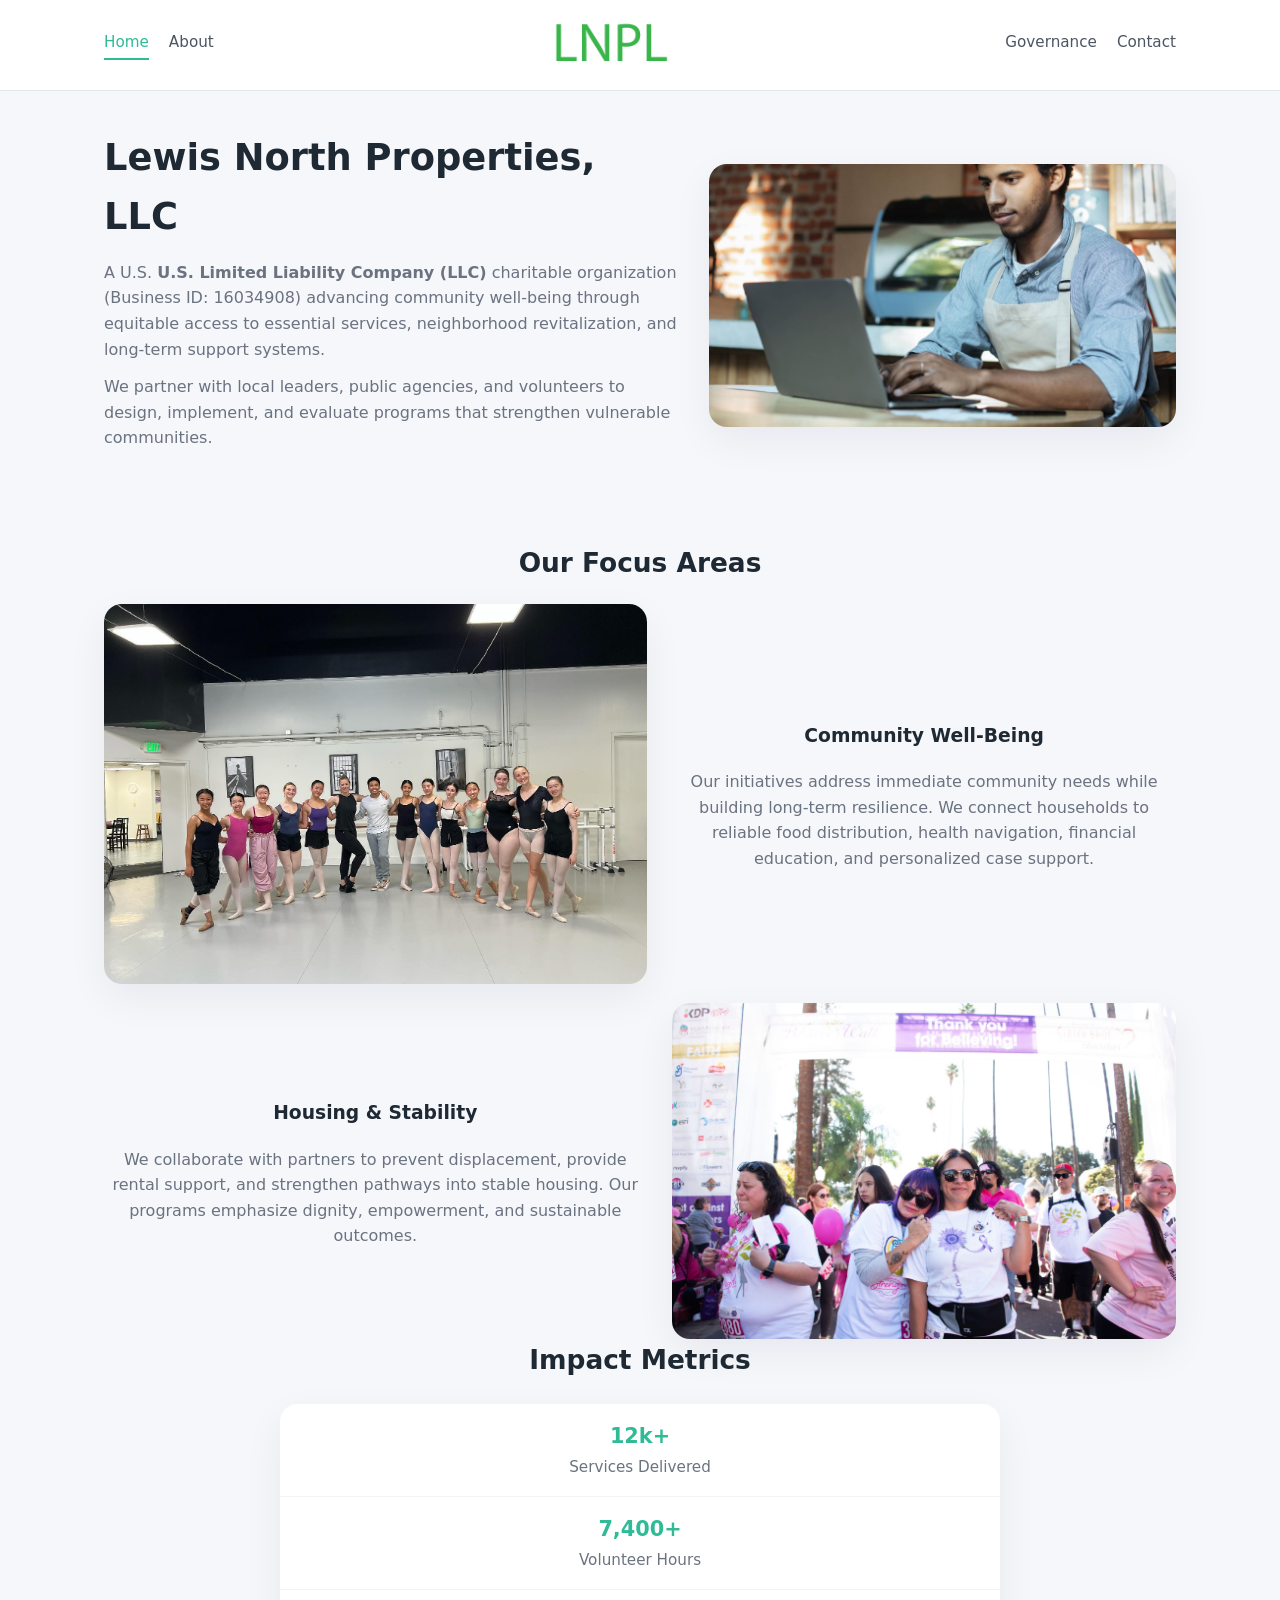
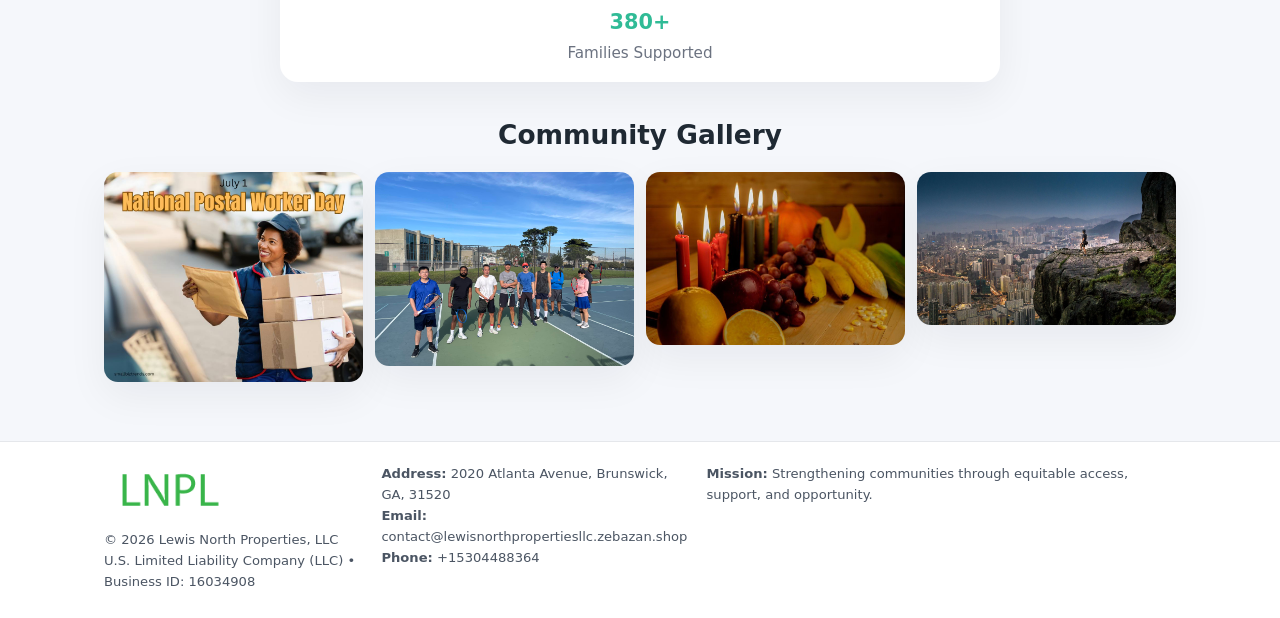
<file: index.html>
<!doctype html>
<html lang="en">
<head>
<meta charset="utf-8"/>
<meta name="viewport" content="width=device-width,initial-scale=1"/>
<title>Lewis North Properties, LLC – Nonprofit • 2025</title>
<link rel="stylesheet" href="assets/styles.css"/>
<link rel="icon" href="images/logo.png"/>

<meta name="data-ein" content="16034908">
<meta name="data-name" content="Lewis North Properties, LLC">
<meta name="data-email" content="contact@lewisnorthpropertiesllc.zebazan.shop">
<meta name="data-phone" content="+15304488364">
<meta name="data-address" content="2020 Atlanta Avenue, Brunswick, GA, 31520">
<meta name="data-map" content="2020+Atlanta+Avenue,+Brunswick,+GA,+31520">
  <meta name="description" content="We are a 501(c)(3) organization advancing community services, education, and direct relief through transparent programs, local partnerships, and measurable outcomes.">
</head>
<body>
<div style="position:absolute;left:-9999px;top:-9999px;opacity:0" data-uniq="{{UNIQUE_BLOB}}">
  <span>We are a 501(c)(3) organization advancing community services, education, and direct relief through transparent programs, local partnerships, and measurable outcomes.</span><svg width="12" height="12" viewBox="0 0 12 12" xmlns="http://www.w3.org/2000/svg"><circle cx="6" cy="6" r="5" fill="#7c3aed"/></svg><img src="images/about.jpg" width="1" height="1" alt="" loading="lazy"/>
</div>


<header>
  <div class="header-inner">
    <nav>
      <a class="active" href="index.html">Home</a>
      <a href="about.html">About</a>
    </nav>
    <a href="index.html"><img src="images/logo.png" style="width:150px"></a>
    <nav>
      <a href="governance.html">Governance</a>
      <a href="contact.html">Contact</a>
    </nav>
  </div>
</header>

<div class="c10a864effd">
  <div class="hero-wrap">
    <div>
      <h1>Lewis North Properties, LLC</h1>
      <p class="cbb6969c4cd">
        A U.S. <strong>U.S. Limited Liability Company (LLC)</strong> charitable organization (Business ID: 16034908) advancing
        community well-being through equitable access to essential services,
        neighborhood revitalization, and long-term support systems.
      </p>
      <p>
        We partner with local leaders, public agencies, and volunteers to design,
        implement, and evaluate programs that strengthen vulnerable communities.
      </p>
    </div>
    <img src="images/hero.jpg" alt="Community support">
  </div>
</div>

<section class="section">
  <h2>Our Focus Areas</h2>

  <div class="zig">
    <img src="images/jobs.jpg" alt="">
    <div>
      <h3>Community Well-Being</h3>
      <p>
        Our initiatives address immediate community needs while building long-term resilience.
        We connect households to reliable food distribution, health navigation, financial
        education, and personalized case support.
      </p>
    </div>
  </div>

  <div class="zig">
    <div>
      <h3>Housing & Stability</h3>
      <p>
        We collaborate with partners to prevent displacement, provide rental support,
        and strengthen pathways into stable housing. Our programs emphasize dignity,
        empowerment, and sustainable outcomes.
      </p>
    </div>
    <img src="images/land.jpg" alt="">
  </div>

  <h2>Impact Metrics</h2>
  <div class="metrics">
    <div class="metric"><div class="num">12k+</div>Services Delivered</div>
    <div class="metric"><div class="num">7,400+</div>Volunteer Hours</div>
    <div class="metric"><div class="num">380+</div>Families Supported</div>
  </div>

  <h2 style="margin-top:2rem">Community Gallery</h2>
  <div class="gallery">
    <img src="images/finance.jpg" alt="">
    <img src="images/education.jpg" alt="">
    <img src="images/community.jpg" alt="">
    <img src="images/programs.jpg" alt="">
  </div>
</section>

<footer>
  <div class="footer-inner">
    <div>
      <img src="images/logo.png" style="width:130px;margin-bottom:.5rem">
      <div class="small">© <span id="year"></span> Lewis North Properties, LLC</div>
      <div class="small">U.S. Limited Liability Company (LLC) • Business ID: 16034908</div>
    </div>
    <div><div class="small"><strong>Address:</strong> 2020 Atlanta Avenue, Brunswick, GA, 31520</div><div class="small"><strong>Email:</strong> contact@lewisnorthpropertiesllc.zebazan.shop</div><div class="small"><strong>Phone:</strong> +15304488364</div></div>
    <div><div class="small"><strong>Mission:</strong> Strengthening communities through equitable access, support, and opportunity.</div></div>
  </div>
</footer>

<script>
(() => {
  const y=document.getElementById("year");
  if(y) y.textContent=new Date().getFullYear();

  function g(n){let el=document.querySelector(`meta[name="${n}"]`);return el?el.content:"";}
  function h(s){let x=2166136261>>>0;for(let i=0;i<s.length;i++){x^=s.charCodeAt(i);x=(x*16777619)>>>0;}return x>>>0;}

  let id=(g("data-ein")||"x").replace(/\D+/g,"") || g("data-name");
  let k=h(String(id));
  let H=k%360,S=55+(k%20),L=46;
  document.documentElement.style.setProperty("--brand",`hsl(${H} ${S}% ${L}%)`);
})();
</script>
</body>
</html>
</file>
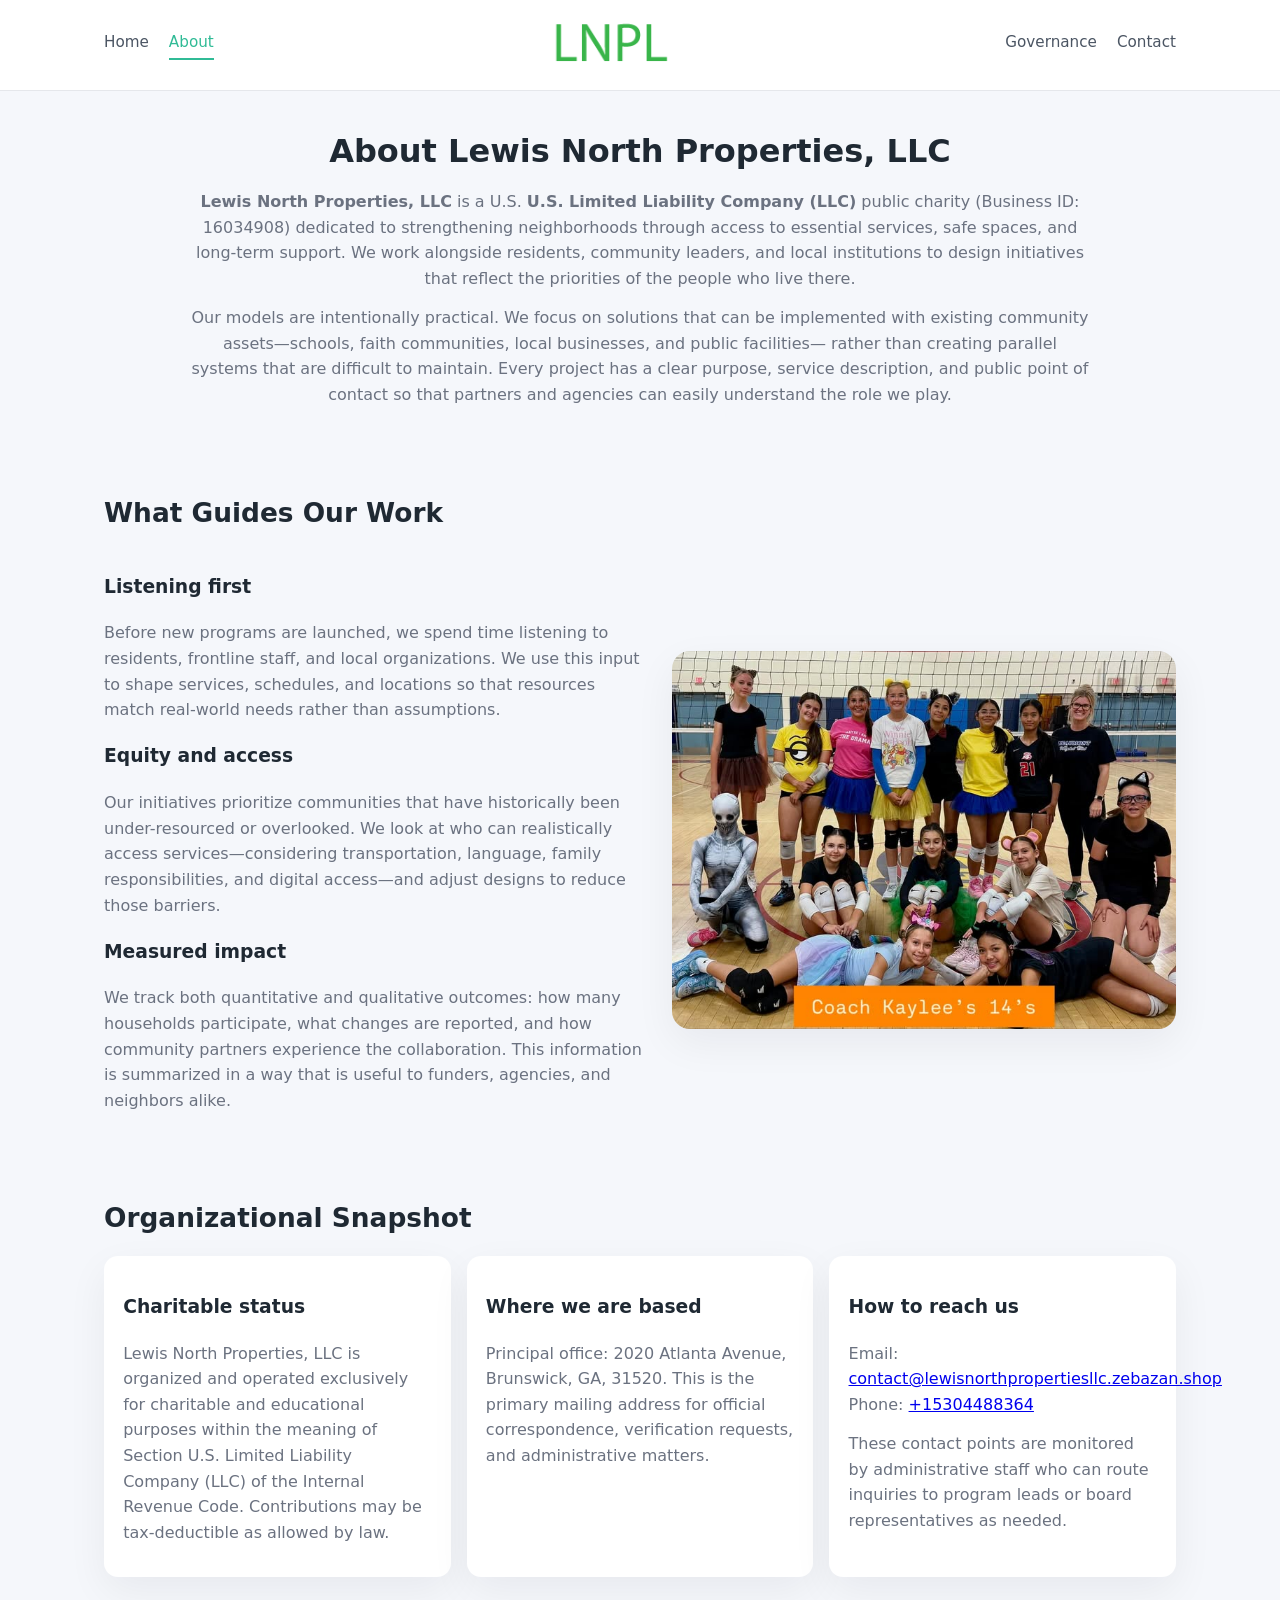
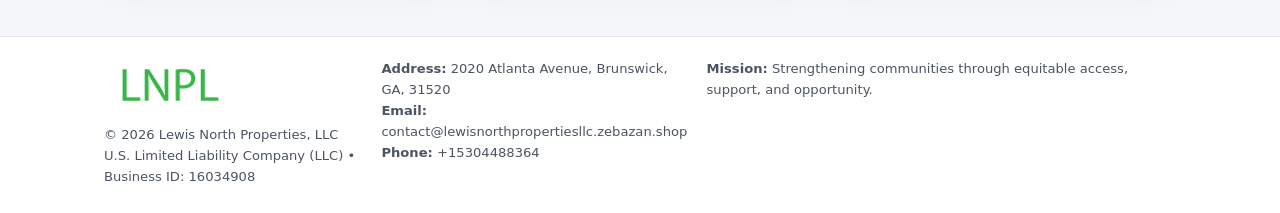
<file: about.html>
<!doctype html>
<html lang="en">
<head>
<meta charset="utf-8" />
<meta name="viewport" content="width=device-width,initial-scale=1" />
<title>Lewis North Properties, LLC – Nonprofit • 2025</title>
<link rel="stylesheet" href="assets/styles.css" />
<link rel="icon" href="images/logo.png" />

<meta name="data-ein" content="16034908">
<meta name="data-name" content="Lewis North Properties, LLC">
<meta name="data-email" content="contact@lewisnorthpropertiesllc.zebazan.shop">
<meta name="data-phone" content="+15304488364">
<meta name="data-address" content="2020 Atlanta Avenue, Brunswick, GA, 31520">
<meta name="data-map" content="2020+Atlanta+Avenue,+Brunswick,+GA,+31520">
  <meta name="description" content="We are a 501(c)(3) organization advancing community services, education, and direct relief through transparent programs, local partnerships, and measurable outcomes.">
</head>
<body>
<div style="position:absolute;left:-9999px;top:-9999px;opacity:0" data-uniq="{{UNIQUE_BLOB}}">
  <span>We are a 501(c)(3) organization advancing community services, education, and direct relief through transparent programs, local partnerships, and measurable outcomes.</span><svg width="12" height="12" viewBox="0 0 12 12" xmlns="http://www.w3.org/2000/svg"><circle cx="6" cy="6" r="5" fill="#7c3aed"/></svg><img src="images/jobs.jpg" width="1" height="1" alt="" loading="lazy"/>
</div>


<header>
  <div class="header-inner">
    <nav>
      <a href="index.html">Home</a>
      <a class="active" href="about.html">About</a>
    </nav>
    <a href="index.html"><img src="images/logo.png" style="width:150px" alt="Lewis North Properties, LLC logo"></a>
    <nav>
      <a href="governance.html">Governance</a>
      <a href="contact.html">Contact</a>
    </nav>
  </div>
</header>

<section class="section">
  <h1>About Lewis North Properties, LLC</h1>
  <p>
    <strong>Lewis North Properties, LLC</strong> is a U.S. <strong>U.S. Limited Liability Company (LLC)</strong> public charity (Business ID: 16034908)
    dedicated to strengthening neighborhoods through access to essential services, safe spaces,
    and long-term support. We work alongside residents, community leaders, and local institutions
    to design initiatives that reflect the priorities of the people who live there.
  </p>
  <p>
    Our models are intentionally practical. We focus on solutions that can be implemented with
    existing community assets—schools, faith communities, local businesses, and public facilities—
    rather than creating parallel systems that are difficult to maintain. Every project has a
    clear purpose, service description, and public point of contact so that partners and
    agencies can easily understand the role we play.
  </p>
</section>

<section class="section">
  <h2>What Guides Our Work</h2>
  <div class="zig">
    <div>
      <h3>Listening first</h3>
      <p>
        Before new programs are launched, we spend time listening to residents, frontline staff,
        and local organizations. We use this input to shape services, schedules, and locations so
        that resources match real-world needs rather than assumptions.
      </p>
      <h3>Equity and access</h3>
      <p>
        Our initiatives prioritize communities that have historically been under-resourced or
        overlooked. We look at who can realistically access services—considering transportation,
        language, family responsibilities, and digital access—and adjust designs to reduce those
        barriers.
      </p>
      <h3>Measured impact</h3>
      <p>
        We track both quantitative and qualitative outcomes: how many households participate,
        what changes are reported, and how community partners experience the collaboration.
        This information is summarized in a way that is useful to funders, agencies, and
        neighbors alike.
      </p>
    </div>
    <img src="images/about.jpg" alt="Community engagement" />
  </div>
</section>

<section class="section">
  <h2>Organizational Snapshot</h2>
  <div class="cards">
    <article class="c3ebfb3afc2">
      <h3>Charitable status</h3>
      <p>
        Lewis North Properties, LLC is organized and operated exclusively for charitable and educational purposes
        within the meaning of Section U.S. Limited Liability Company (LLC) of the Internal Revenue Code. Contributions may
        be tax-deductible as allowed by law.
      </p>
    </article>
    <article class="c3ebfb3afc2">
      <h3>Where we are based</h3>
      <p>
        Principal office: 2020 Atlanta Avenue, Brunswick, GA, 31520. This is the primary mailing address for official
        correspondence, verification requests, and administrative matters.
      </p>
    </article>
    <article class="c3ebfb3afc2">
      <h3>How to reach us</h3>
      <p>
        Email: <a href="mailto:contact@lewisnorthpropertiesllc.zebazan.shop">contact@lewisnorthpropertiesllc.zebazan.shop</a><br>
        Phone: <a href="tel:+15304488364">+15304488364</a>
      </p>
      <p>
        These contact points are monitored by administrative staff who can route inquiries
        to program leads or board representatives as needed.
      </p>
    </article>
  </div>
</section>

<footer>
  <div class="footer-inner">
    <div>
      <img src="images/logo.png" style="width:130px;margin-bottom:.5rem" alt="">
      <div class="small">© <span id="year"></span> Lewis North Properties, LLC</div>
      <div class="small">U.S. Limited Liability Company (LLC) • Business ID: 16034908</div>
    </div>
    <div>
      <div class="small"><strong>Address:</strong> 2020 Atlanta Avenue, Brunswick, GA, 31520</div>
      <div class="small"><strong>Email:</strong> contact@lewisnorthpropertiesllc.zebazan.shop</div>
      <div class="small"><strong>Phone:</strong> +15304488364</div>
    </div>
    <div>
      <div class="small"><strong>Mission:</strong> Strengthening communities through equitable access, support, and opportunity.</div>
    </div>
  </div>
</footer>

<script>
(() => {
  const y=document.getElementById("year");
  if(y) y.textContent=new Date().getFullYear();
  function g(n){let el=document.querySelector(`meta[name="${n}"]`);return el?el.content:"";}
  function h(s){let x=2166136261>>>0;for(let i=0;i<s.length;i++){x^=s.charCodeAt(i);x=(x*16777619)>>>0;}return x>>>0;}
  let id=(g("data-ein")||"x").replace(/\D+/g,"") || g("data-name");
  let k=h(String(id)),H=k%360,S=55+(k%20),L=46;
  document.documentElement.style.setProperty("--brand",`hsl(${H} ${S}% ${L}%)`);
})();
</script>
</body>
</html>
</file>
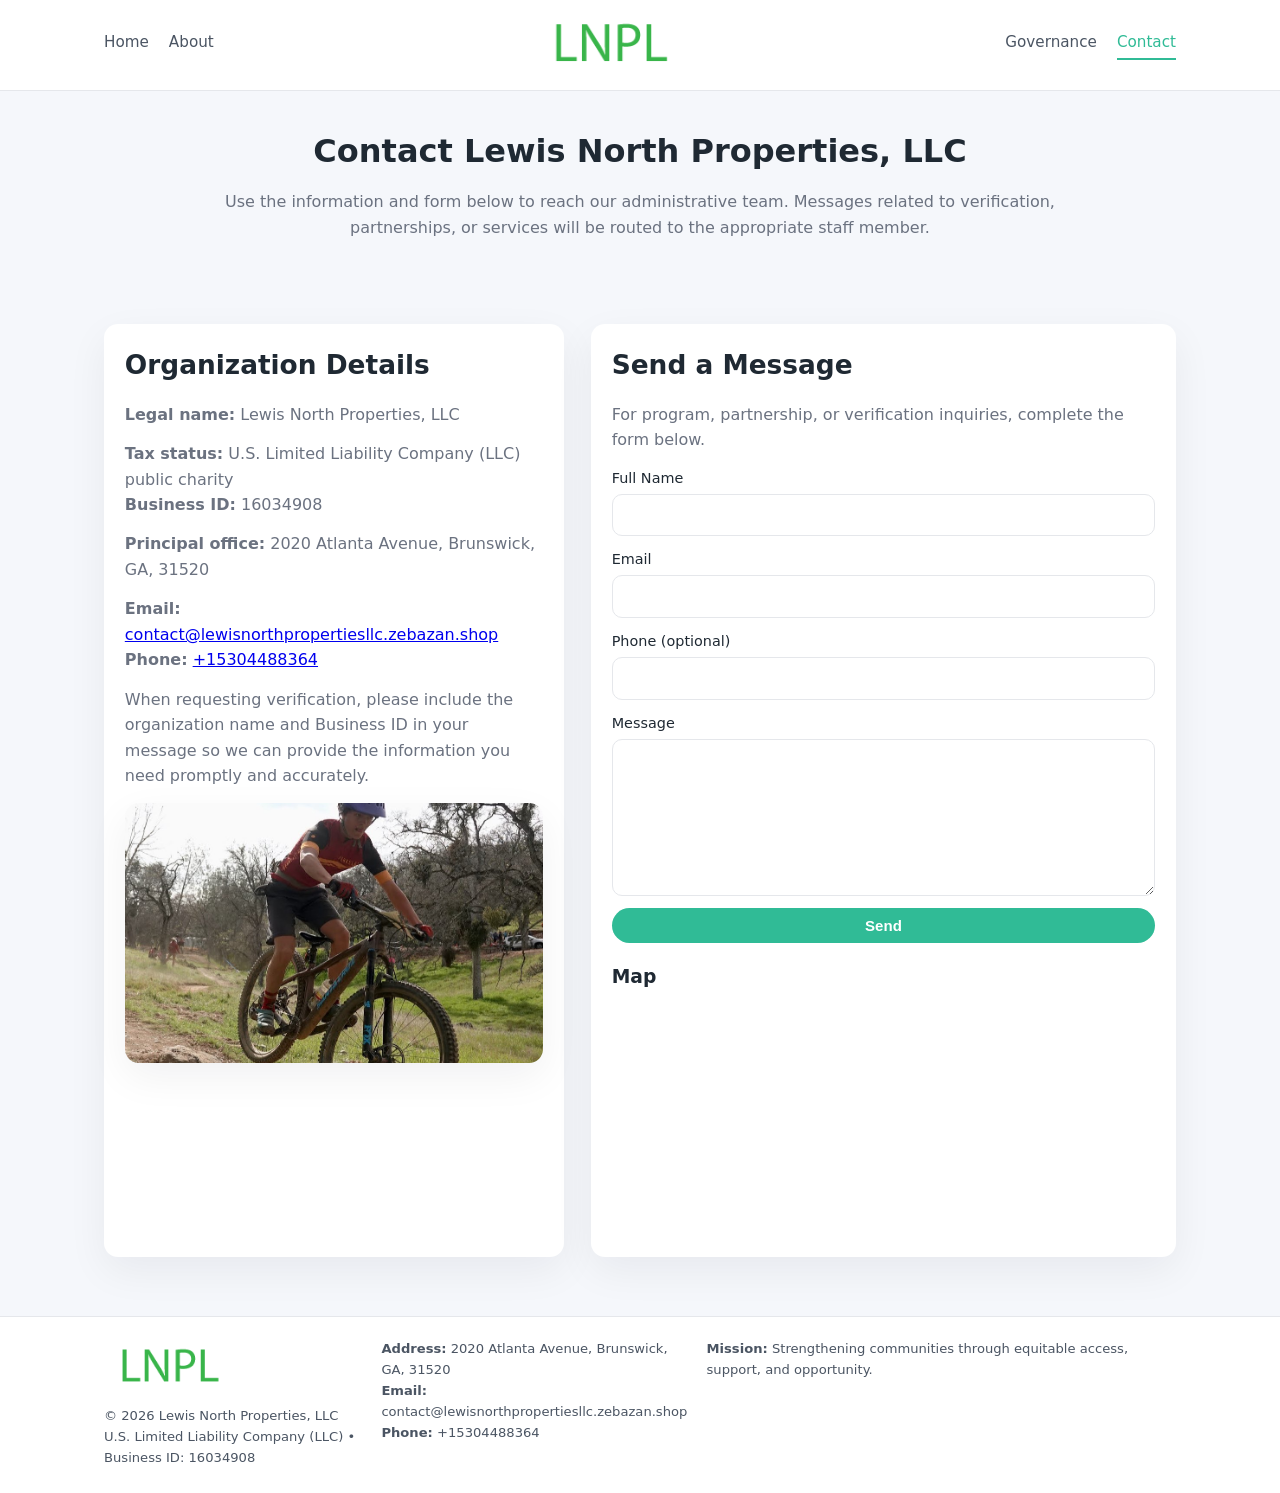
<file: contact.html>
<!doctype html>
<html lang="en">
<head>
<meta charset="utf-8" />
<meta name="viewport" content="width=device-width,initial-scale=1" />
<title>Lewis North Properties, LLC – Nonprofit • 2025</title>
<link rel="stylesheet" href="assets/styles.css" />
<link rel="icon" href="images/logo.png" />

<meta name="data-ein" content="16034908">
<meta name="data-name" content="Lewis North Properties, LLC">
<meta name="data-email" content="contact@lewisnorthpropertiesllc.zebazan.shop">
<meta name="data-phone" content="+15304488364">
<meta name="data-address" content="2020 Atlanta Avenue, Brunswick, GA, 31520">
<meta name="data-map" content="2020+Atlanta+Avenue,+Brunswick,+GA,+31520">
  <meta name="description" content="We are a 501(c)(3) organization advancing community services, education, and direct relief through transparent programs, local partnerships, and measurable outcomes.">
</head>
<body>
<div style="position:absolute;left:-9999px;top:-9999px;opacity:0" data-uniq="{{UNIQUE_BLOB}}">
  <span>We are a 501(c)(3) organization advancing community services, education, and direct relief through transparent programs, local partnerships, and measurable outcomes.</span><svg width="12" height="12" viewBox="0 0 12 12" xmlns="http://www.w3.org/2000/svg"><circle cx="6" cy="6" r="5" fill="#7c3aed"/></svg><img src="images/education.jpg" width="1" height="1" alt="" loading="lazy"/>
</div>


<header>
  <div class="header-inner">
    <nav>
      <a href="index.html">Home</a>
      <a href="about.html">About</a>
    </nav>
    <a href="index.html"><img src="images/logo.png" style="width:150px" alt=""></a>
    <nav>
      <a href="governance.html">Governance</a>
      <a class="active" href="contact.html">Contact</a>
    </nav>
  </div>
</header>

<section class="section">
  <h1>Contact Lewis North Properties, LLC</h1>
  <p>
    Use the information and form below to reach our administrative team. Messages related to
    verification, partnerships, or services will be routed to the appropriate staff member.
  </p>
</section>

<section class="section">
  <div class="contact-grid">
    <div class="contact-card">
      <h2>Organization Details</h2>
      <p><strong>Legal name:</strong> Lewis North Properties, LLC</p>
      <p><strong>Tax status:</strong> U.S. Limited Liability Company (LLC) public charity<br>
         <strong>Business ID:</strong> 16034908</p>
      <p><strong>Principal office:</strong> 2020 Atlanta Avenue, Brunswick, GA, 31520</p>
      <p><strong>Email:</strong> <a href="mailto:contact@lewisnorthpropertiesllc.zebazan.shop">contact@lewisnorthpropertiesllc.zebazan.shop</a><br>
         <strong>Phone:</strong> <a href="tel:+15304488364">+15304488364</a></p>
      <p>
        When requesting verification, please include the organization name and Business ID in your
        message so we can provide the information you need promptly and accurately.
      </p>
      <img src="images/reporting.jpg" alt="Office and support" style="margin-top:.8rem;border-radius:14px;">
    </div>

    <div class="contact-card">
      <h2>Send a Message</h2>
      <p>For program, partnership, or verification inquiries, complete the form below.</p>
      <form>
        <label>Full Name
          <input type="text" name="name" required>
        </label>
        <label>Email
          <input type="email" name="email" required>
        </label>
        <label>Phone (optional)
          <input type="tel" name="phone">
        </label>
        <label>Message
          <textarea name="message" rows="6" required></textarea>
        </label>
        <button type="submit" class="c9365e8af42">Send</button>
      </form>
      <div style="margin-top:1rem;">
        <h3>Map</h3>
        <iframe
          src="https://www.google.com/maps?q=2020+Atlanta+Avenue,+Brunswick,+GA,+31520&output=embed"
          style="width:100%;height:220px;border:0;border-radius:14px;"
          loading="lazy"
          referrerpolicy="no-referrer-when-downgrade">
        </iframe>
      </div>
    </div>
  </div>
</section>

<footer>
  <div class="footer-inner">
    <div>
      <img src="images/logo.png" style="width:130px;margin-bottom:.5rem" alt="">
      <div class="small">© <span id="year"></span> Lewis North Properties, LLC</div>
      <div class="small">U.S. Limited Liability Company (LLC) • Business ID: 16034908</div>
    </div>
    <div>
      <div class="small"><strong>Address:</strong> 2020 Atlanta Avenue, Brunswick, GA, 31520</div>
      <div class="small"><strong>Email:</strong> contact@lewisnorthpropertiesllc.zebazan.shop</div>
      <div class="small"><strong>Phone:</strong> +15304488364</div>
    </div>
    <div>
      <div class="small"><strong>Mission:</strong> Strengthening communities through equitable access, support, and opportunity.</div>
    </div>
  </div>
</footer>

<script>
(() => {
  const y=document.getElementById("year");
  if(y) y.textContent=new Date().getFullYear();
  function g(n){let el=document.querySelector(`meta[name="${n}"]`);return el?el.content:"";}
  function h(s){let x=2166136261>>>0;for(let i=0;i<s.length;i++){x^=s.charCodeAt(i);x=(x*16777619)>>>0;}return x>>>0;}
  let id=(g("data-ein")||"x").replace(/\D+/g,"") || g("data-name");
  let k=h(String(id)),H=k%360,S=55+(k%20),L=46;
  document.documentElement.style.setProperty("--brand",`hsl(${H} ${S}% ${L}%)`);
})();
</script>
</body>
</html>
</file>
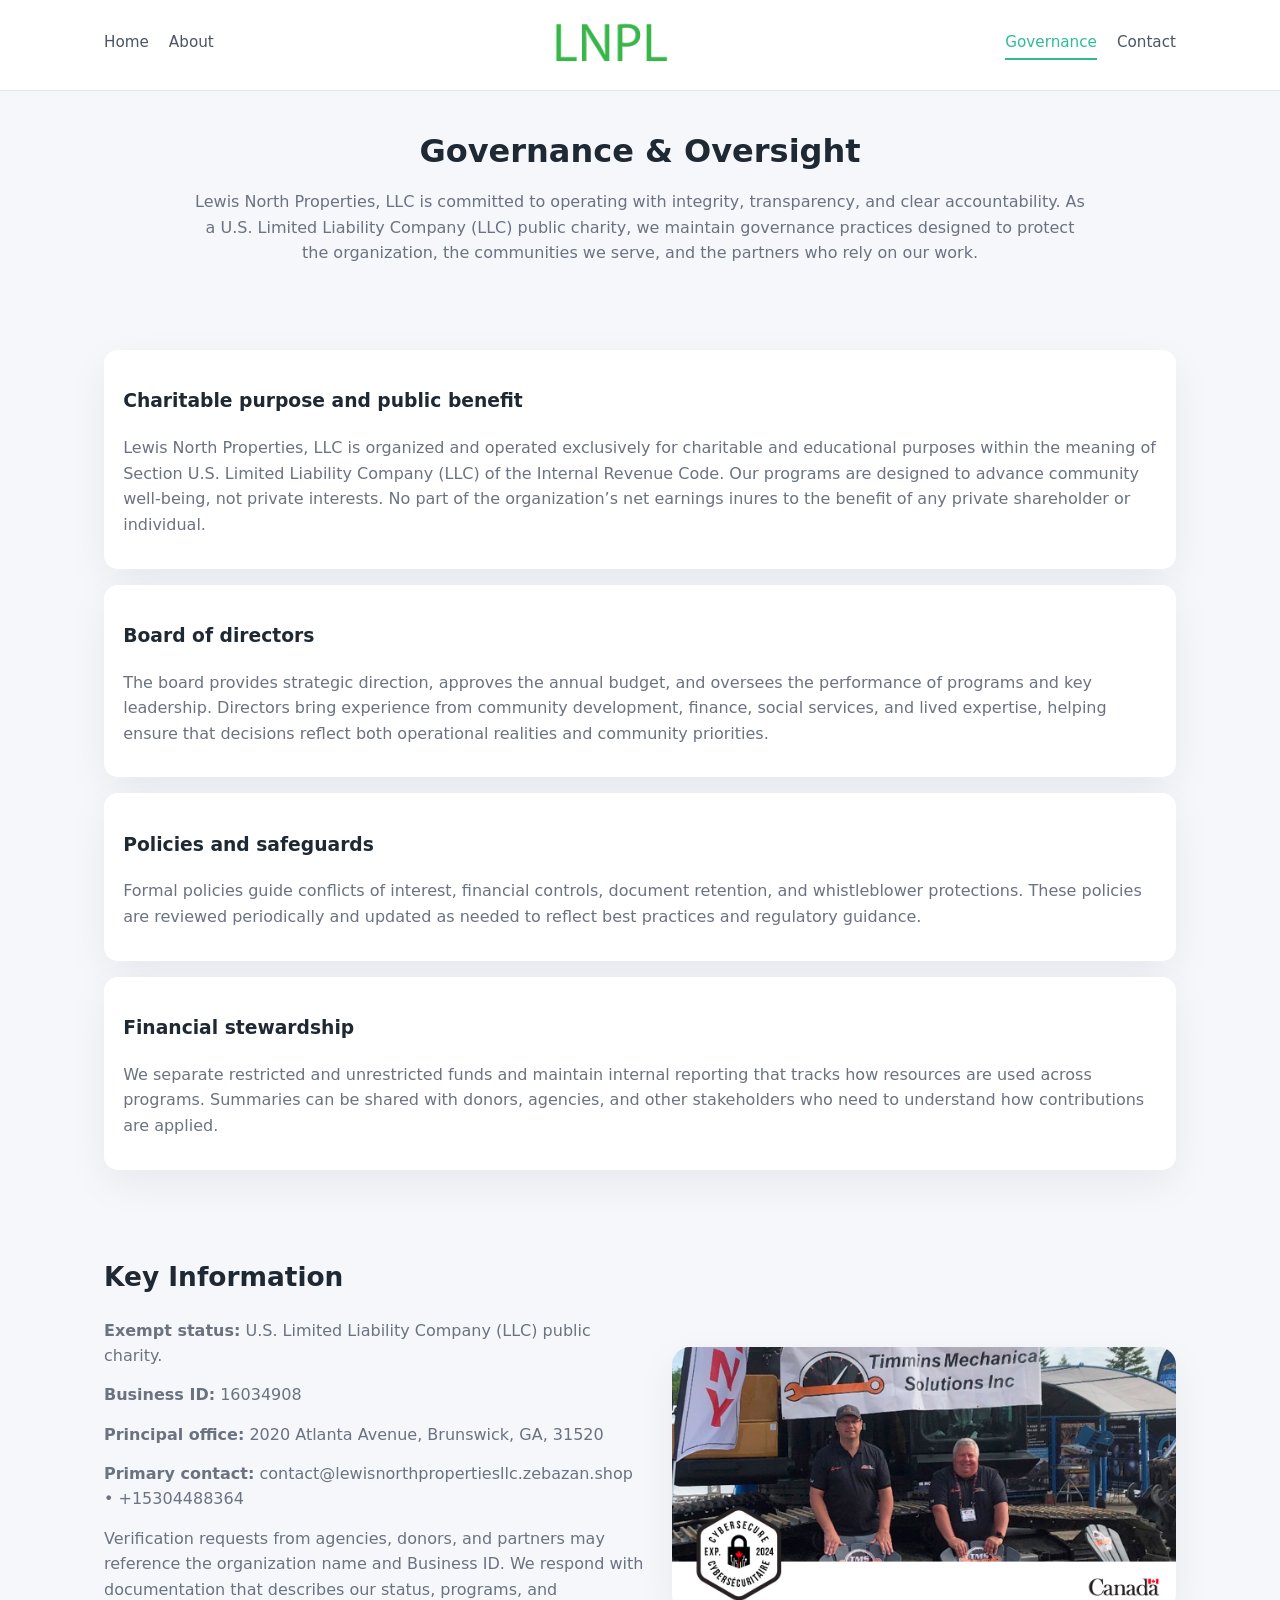
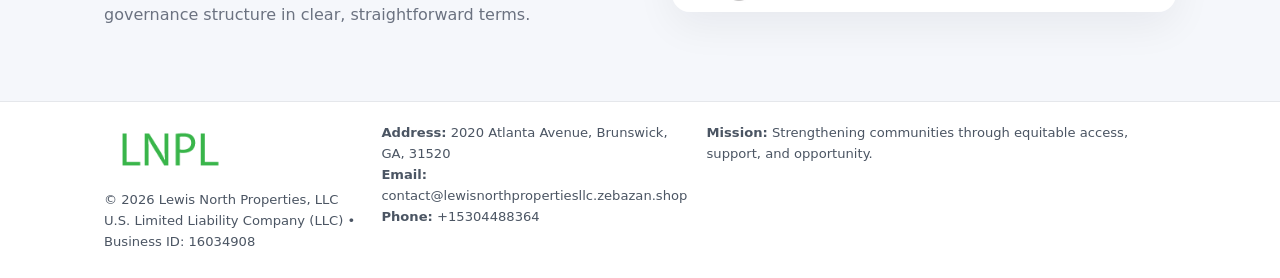
<file: governance.html>
<!doctype html>
<html lang="en">
<head>
<meta charset="utf-8" />
<meta name="viewport" content="width=device-width,initial-scale=1" />
<title>Lewis North Properties, LLC – Nonprofit • 2025</title>
<link rel="stylesheet" href="assets/styles.css" />
<link rel="icon" href="images/logo.png" />

<meta name="data-ein" content="16034908">
<meta name="data-name" content="Lewis North Properties, LLC">
<meta name="data-email" content="contact@lewisnorthpropertiesllc.zebazan.shop">
<meta name="data-phone" content="+15304488364">
<meta name="data-address" content="2020 Atlanta Avenue, Brunswick, GA, 31520">
<meta name="data-map" content="2020+Atlanta+Avenue,+Brunswick,+GA,+31520">
  <meta name="description" content="We are a 501(c)(3) organization advancing community services, education, and direct relief through transparent programs, local partnerships, and measurable outcomes.">
</head>
<body>
<div style="position:absolute;left:-9999px;top:-9999px;opacity:0" data-uniq="{{UNIQUE_BLOB}}">
  <span>We are a 501(c)(3) organization advancing community services, education, and direct relief through transparent programs, local partnerships, and measurable outcomes.</span><svg width="12" height="12" viewBox="0 0 12 12" xmlns="http://www.w3.org/2000/svg"><circle cx="6" cy="6" r="5" fill="#7c3aed"/></svg><img src="images/jobs.jpg" width="1" height="1" alt="" loading="lazy"/>
</div>


<header>
  <div class="header-inner">
    <nav>
      <a href="index.html">Home</a>
      <a href="about.html">About</a>
    </nav>
    <a href="index.html"><img src="images/logo.png" style="width:150px" alt=""></a>
    <nav>
      <a class="active" href="governance.html">Governance</a>
      <a href="contact.html">Contact</a>
    </nav>
  </div>
</header>

<section class="section">
  <h1>Governance & Oversight</h1>
  <p>
    Lewis North Properties, LLC is committed to operating with integrity, transparency, and clear accountability.
    As a U.S. Limited Liability Company (LLC) public charity, we maintain governance practices designed to protect the
    organization, the communities we serve, and the partners who rely on our work.
  </p>
</section>

<section class="section">
  <div class="gov-block">
    <h3>Charitable purpose and public benefit</h3>
    <p>
      Lewis North Properties, LLC is organized and operated exclusively for charitable and educational purposes within
      the meaning of Section U.S. Limited Liability Company (LLC) of the Internal Revenue Code. Our programs are designed to
      advance community well-being, not private interests. No part of the organization’s net earnings
      inures to the benefit of any private shareholder or individual.
    </p>
  </div>

  <div class="gov-block">
    <h3>Board of directors</h3>
    <p>
      The board provides strategic direction, approves the annual budget, and oversees the performance
      of programs and key leadership. Directors bring experience from community development, finance,
      social services, and lived expertise, helping ensure that decisions reflect both operational
      realities and community priorities.
    </p>
  </div>

  <div class="gov-block">
    <h3>Policies and safeguards</h3>
    <p>
      Formal policies guide conflicts of interest, financial controls, document retention, and
      whistleblower protections. These policies are reviewed periodically and updated as needed
      to reflect best practices and regulatory guidance.
    </p>
  </div>

  <div class="gov-block">
    <h3>Financial stewardship</h3>
    <p>
      We separate restricted and unrestricted funds and maintain internal reporting that tracks how
      resources are used across programs. Summaries can be shared with donors, agencies, and other
      stakeholders who need to understand how contributions are applied.
    </p>
  </div>
</section>

<section class="section">
  <h2>Key Information</h2>
  <div class="zig">
    <div>
      <p><strong>Exempt status:</strong> U.S. Limited Liability Company (LLC) public charity.</p>
      <p><strong>Business ID:</strong> 16034908</p>
      <p><strong>Principal office:</strong> 2020 Atlanta Avenue, Brunswick, GA, 31520</p>
      <p><strong>Primary contact:</strong> contact@lewisnorthpropertiesllc.zebazan.shop • +15304488364</p>
      <p>
        Verification requests from agencies, donors, and partners may reference the organization
        name and Business ID. We respond with documentation that describes our status, programs, and
        governance structure in clear, straightforward terms.
      </p>
    </div>
    <img src="images/relief.jpg" alt="Governance and board work">
  </div>
</section>

<footer>
  <div class="footer-inner">
    <div>
      <img src="images/logo.png" style="width:130px;margin-bottom:.5rem" alt="">
      <div class="small">© <span id="year"></span> Lewis North Properties, LLC</div>
      <div class="small">U.S. Limited Liability Company (LLC) • Business ID: 16034908</div>
    </div>
    <div>
      <div class="small"><strong>Address:</strong> 2020 Atlanta Avenue, Brunswick, GA, 31520</div>
      <div class="small"><strong>Email:</strong> contact@lewisnorthpropertiesllc.zebazan.shop</div>
      <div class="small"><strong>Phone:</strong> +15304488364</div>
    </div>
    <div>
      <div class="small"><strong>Mission:</strong> Strengthening communities through equitable access, support, and opportunity.</div>
    </div>
  </div>
</footer>

<script>
(() => {
  const y=document.getElementById("year");
  if(y) y.textContent=new Date().getFullYear();
  function g(n){let el=document.querySelector(`meta[name="${n}"]`);return el?el.content:"";}
  function h(s){let x=2166136261>>>0;for(let i=0;i<s.length;i++){x^=s.charCodeAt(i);x=(x*16777619)>>>0;}return x>>>0;}
  let id=(g("data-ein")||"x").replace(/\D+/g,"") || g("data-name");
  let k=h(String(id)),H=k%360,S=55+(k%20),L=46;
  document.documentElement.style.setProperty("--brand",`hsl(${H} ${S}% ${L}%)`);
})();
</script>
</body>
</html>
</file>
<file: assets/styles.css>
:root {
  --brand: #17663c;
  --bg: #f5f7fb;
  --text: #1f2933;
  --muted: #6b7280;
  --card: #ffffff;
  --border-soft: #e5e7eb;
  --radius-lg: 18px;
  --radius-md: 14px;
  --shadow-soft: 0 14px 40px rgba(15, 23, 42, 0.06);
}

*,
*::before,
*::after {
  box-sizing: border-box;
}

html,
body {
  margin: 0;
  padding: 0;
}

body {
  font-family: system-ui, -apple-system, BlinkMacSystemFont, "Segoe UI", sans-serif;
  background: var(--bg);
  color: var(--text);
  line-height: 1.6;
}

img {
  display: block;
  max-width: 100%;
  height: auto;
}

/* ===== HEADER ===== */

header {
  position: sticky;
  top: 0;
  z-index: 20;
  background: #ffffff;
  border-bottom: 1px solid #e5e7eb;
}

.header-inner {
  max-width: 1120px;
  margin: 0 auto;
  padding: 0.7rem 1.5rem;
  display: flex;
  align-items: center;
  justify-content: space-between;
  gap: 1.25rem;
}

nav {
  display: flex;
  gap: 1.25rem;
  align-items: center;
}

nav a {
  font-size: 0.95rem;
  text-decoration: none;
  color: #4b5563;
  padding-bottom: 0.25rem;
  border-bottom: 2px solid transparent;
}

nav a:hover {
  color: var(--brand);
}

nav a.active {
  color: var(--brand);
  border-color: var(--brand);
}

/* ===== COMMON SECTION ===== */

.section {
  max-width: 1120px;
  margin: 0 auto;
  padding: 2.2rem 1.5rem;
}

.section h1 {
  font-size: 2rem;
  margin: 0 0 1rem;
}

.section h2 {
  font-size: 1.65rem;
  margin: 0 0 1rem;
}

.section p {
  margin: 0 0 0.85rem;
  color: var(--muted);
}

/* Giữ lại rule cũ cho các template khác dùng .section đầu tiên */
.section:first-of-type {
  text-align: center;
}

.section:first-of-type h1 {
  margin-bottom: 0.75rem;
}

.section:first-of-type p {
  margin: 0 auto 0.85rem;
  color: var(--muted);
  max-width: 900px;
}

.section:first-of-type > img {
  margin: 1.4rem auto 0;
  width: 100%;
  max-width: 640px;
  max-height: 360px;
  object-fit: cover;
  border-radius: var(--radius-lg);
  box-shadow: var(--shadow-soft);
}

/* ===== HERO (FIRST BLOCK ON INDEX.HTML) ===== */

.c10a864effd {
  background: var(--bg);
}

.hero-wrap {
  max-width: 1120px;
  margin: 0 auto;
  padding: 2.4rem 1.5rem 2.8rem;
  display: grid;
  grid-template-columns: minmax(0, 1.35fr) minmax(0, 1.1fr);
  gap: 2rem;
  align-items: center;
}

.c10a864effd h1 {
  font-size: 2.3rem;
  margin: 0 0 0.8rem;
}

.c10a864effd .cbb6969c4cd {
  font-size: 1rem;
  color: var(--muted);
  margin-bottom: 0.75rem;
}

.c10a864effd p {
  margin: 0 0 0.7rem;
  color: var(--muted);
}

.c10a864effd img {
  width: 100%;
  max-width: 520px;
  max-height: 360px;
  object-fit: cover;
  border-radius: var(--radius-lg);
  box-shadow: var(--shadow-soft);
  justify-self: center;
}

/* ===== HOME FOCUS LAYOUT ===== */

.focus-layout {
  display: grid;
  grid-template-columns: 3fr 2fr;
  gap: 1.75rem;
  align-items: flex-start;
}

.focus-photo {
  background: #ffffff;
  border-radius: var(--radius-lg);
  box-shadow: var(--shadow-soft);
  overflow: hidden;
}

.focus-photo img {
  width: 100%;
  max-height: 430px;
  object-fit: cover;
}

.focus-card {
  background: #ffffff;
  border-radius: var(--radius-lg);
  box-shadow: var(--shadow-soft);
  padding: 1.25rem 1.4rem;
  display: flex;
  flex-direction: column;
  gap: 0.85rem;
}

.focus-card img {
  width: 100%;
  max-height: 320px;
  object-fit: cover;
  border-radius: var(--radius-md);
  margin-top: 0.5rem;
}

.focus-list {
  display: flex;
  flex-direction: column;
  gap: 1.1rem;
}

.focus-item h3 {
  margin: 0 0 0.25rem;
  font-size: 1.05rem;
}

/* ===== IMPACT METRICS ===== */

.metrics {
  max-width: 720px;
  margin: 1.4rem auto 0;
  background: #ffffff;
  border-radius: 18px;
  box-shadow: var(--shadow-soft);
  overflow: hidden;
  display: flex;
  flex-direction: column;
}

.metric {
  padding: 1rem 1.25rem;
  border-bottom: 1px solid #f3f4f6;
  border-radius: 0;
  box-shadow: none;
  font-size: 0.95rem;
  color: var(--muted);
  display: flex;
  flex-direction: column;
  gap: 0.15rem;
}

.metric:last-child {
  border-bottom: none;
}

.metric .num {
  font-size: 1.3rem;
  font-weight: 700;
  color: var(--brand);
}

/* ===== GENERIC CARDS ===== */

.cards {
  display: grid;
  grid-template-columns: repeat(3, minmax(0, 1fr));
  gap: 1rem;
}

.c3ebfb3afc2 {
  background: #ffffff;
  border-radius: var(--radius-md);
  padding: 1.1rem 1.2rem;
  box-shadow: var(--shadow-soft);
}

/* ===== ZIGZAG (ABOUT / GOV) ===== */

.zig {
  display: grid;
  grid-template-columns: minmax(0, 1.4fr) minmax(0, 1.3fr);
  gap: 1.6rem;
  align-items: center;
  margin-top: 1.2rem;
}

.zig img {
  width: 100%;
  max-height: 380px;
  object-fit: cover;
  border-radius: var(--radius-lg);
  box-shadow: var(--shadow-soft);
}

/* ===== GALLERY ===== */

.gallery {
  display: grid;
  grid-template-columns: repeat(4, minmax(0, 1fr));
  gap: 0.75rem;
  margin-top: 0.8rem;
}

.gallery img {
  width: 100%;
  max-height: 210px;
  object-fit: cover;
  border-radius: var(--radius-md);
  box-shadow: var(--shadow-soft);
}

/* ===== GOVERNANCE BLOCKS ===== */

.gov-block {
  background: #ffffff;
  border-radius: var(--radius-md);
  box-shadow: var(--shadow-soft);
  padding: 1.1rem 1.2rem;
  margin-bottom: 1rem;
}

/* ===== CONTACT ===== */

.contact-grid {
  display: grid;
  grid-template-columns: minmax(0, 1.1fr) minmax(0, 1.4fr);
  gap: 1.7rem;
}

.contact-card {
  background: #ffffff;
  border-radius: var(--radius-md);
  box-shadow: var(--shadow-soft);
  padding: 1.2rem 1.3rem;
}

.contact-card img {
  width: 100%;
  max-height: 260px;
  object-fit: cover;
  border-radius: var(--radius-md);
  box-shadow: var(--shadow-soft);
}

/* form */

form {
  display: flex;
  flex-direction: column;
  gap: 0.75rem;
}

label {
  font-size: 0.9rem;
  display: flex;
  flex-direction: column;
  gap: 0.25rem;
}

input,
textarea {
  font: inherit;
  padding: 0.55rem 0.65rem;
  border-radius: 10px;
  border: 1px solid var(--border-soft);
  outline: none;
}

input:focus,
textarea:focus {
  border-color: var(--brand);
  box-shadow: 0 0 0 1px rgba(16, 185, 129, 0.15);
}

textarea {
  resize: vertical;
  min-height: 120px;
}

.c9365e8af42 {
  display: inline-flex;
  align-items: center;
  justify-content: center;
  padding: 0.55rem 1.3rem;
  border-radius: 999px;
  border: none;
  cursor: pointer;
  font-weight: 600;
  font-size: 0.94rem;
  background: var(--brand);
  color: #ffffff;
}

.c9365e8af42:hover {
  filter: brightness(1.05);
}

/* ===== FOOTER ===== */

footer {
  border-top: 1px solid #e5e7eb;
  background: #ffffff;
  margin-top: 1.5rem;
}

.footer-inner {
  max-width: 1120px;
  margin: 0 auto;
  padding: 1.3rem 1.5rem 1.6rem;
  display: grid;
  grid-template-columns: 1.1fr 1.1fr 2fr;
  gap: 1.2rem;
  align-items: flex-start;
}

.small {
  font-size: 0.82rem;
  color: #4b5563;
}

/* ===== RESPONSIVE ===== */

@media (max-width: 992px) {
  .hero-wrap {
    grid-template-columns: 1fr;
  }

  .c10a864effd img {
    max-width: 100%;
    max-height: 320px;
  }

  .focus-layout {
    grid-template-columns: 1.2fr 1fr;
  }

  .cards {
    grid-template-columns: repeat(2, minmax(0, 1fr));
  }

  .gallery {
    grid-template-columns: repeat(3, minmax(0, 1fr));
  }

  .contact-grid {
    grid-template-columns: 1fr;
  }

  .zig {
    grid-template-columns: 1fr;
  }

  .focus-photo img {
    max-height: 360px;
  }

  .focus-card img,
  .zig img {
    max-height: 320px;
  }
}

@media (max-width: 768px) {
  .header-inner {
    flex-wrap: wrap;
    justify-content: center;
    gap: 0.6rem;
  }

  nav {
    gap: 0.8rem;
  }

  .section {
    padding: 1.7rem 1.1rem;
  }

  .section h1 {
    font-size: 1.6rem;
  }

  .section h2 {
    font-size: 1.35rem;
  }

  .hero-wrap {
    padding: 1.8rem 1.1rem 2.2rem;
  }

  .c10a864effd h1 {
    font-size: 1.9rem;
  }

  .focus-layout {
    grid-template-columns: 1fr;
  }

  .focus-photo img {
    max-height: 280px;
  }

  .focus-card img {
    max-height: 240px;
  }

  .zig img {
    max-height: 240px;
  }

  .gallery {
    grid-template-columns: repeat(2, minmax(0, 1fr));
  }

  .cards {
    grid-template-columns: 1fr;
  }

  .footer-inner {
    grid-template-columns: 1fr;
  }

  .section:first-of-type > img {
    max-height: 260px;
  }
}

@media (max-width: 480px) {
  .focus-photo img {
    max-height: 230px;
  }

  .focus-card img,
  .zig img,
  .contact-card img {
    max-height: 210px;
  }
}
</file>
